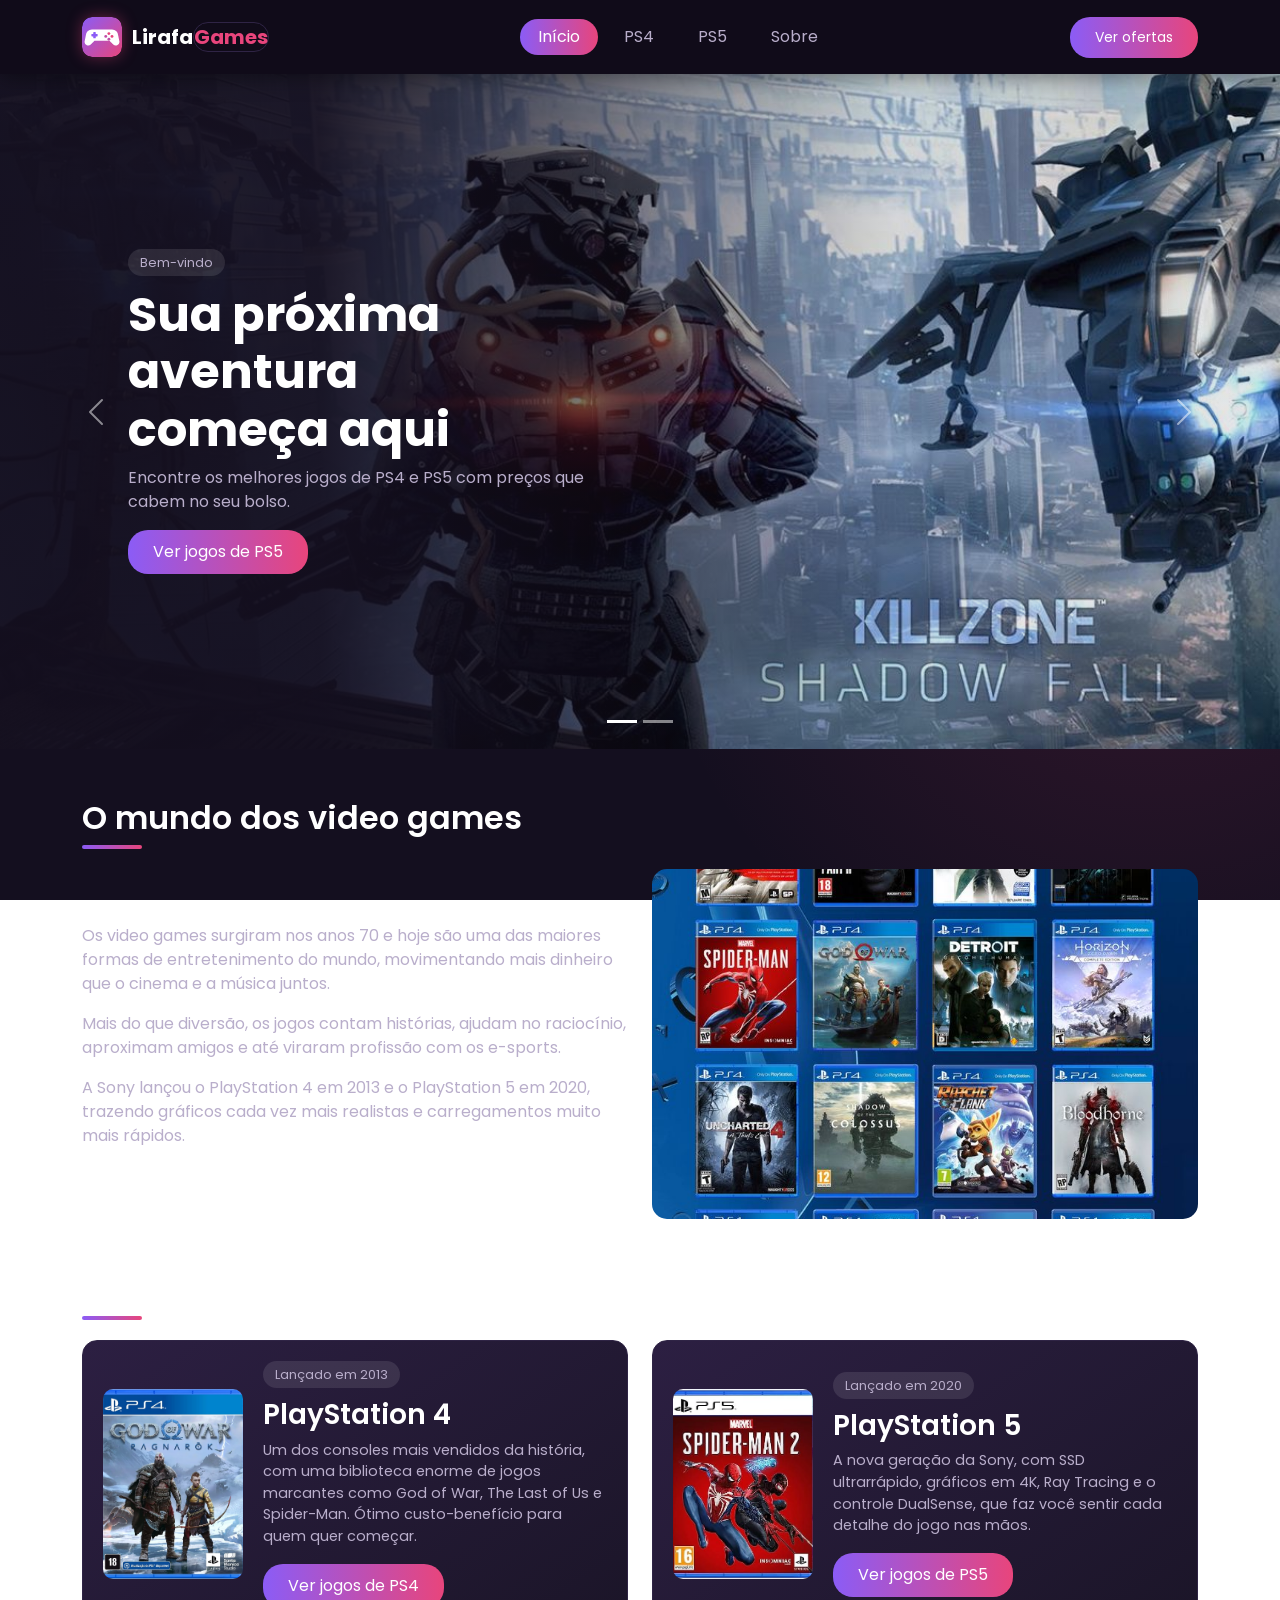
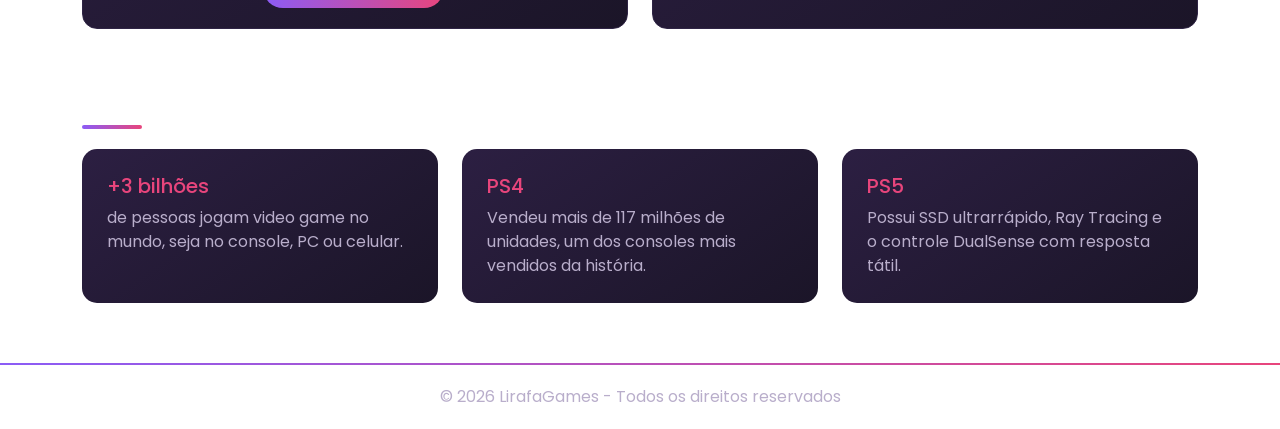
<file: index.html>
<!DOCTYPE html>
<html lang="pt-BR">
<head>
  <meta charset="UTF-8">
  <meta name="viewport" content="width=device-width, initial-scale=1.0">
  <title>LirafaGames - Início</title>
  <link href="https://cdn.jsdelivr.net/npm/bootstrap@5.3.3/dist/css/bootstrap.min.css" rel="stylesheet">
  <link href="https://fonts.googleapis.com/css2?family=Poppins:wght@400;600;700&display=swap" rel="stylesheet">
  <link rel="icon" href="img/logo.svg">
  <link rel="stylesheet" href="style.css">
</head>
<body>

  <!-- Navbar -->
  <nav class="navbar navbar-expand-lg navbar-dark sticky-top">
    <div class="container">
      <a class="navbar-brand" href="index.html"><img src="img/logo.svg" alt="Logo LirafaGames" class="logo"><span>Lirafa<span class="destaque">Games</span></span></a>
      <button class="navbar-toggler" type="button" data-bs-toggle="collapse" data-bs-target="#menu">
        <span class="navbar-toggler-icon"></span>
      </button>
      <div class="collapse navbar-collapse" id="menu">
        <ul class="navbar-nav mx-auto">
          <li class="nav-item"><a class="nav-link active" href="index.html">Início</a></li>
          <li class="nav-item"><a class="nav-link" href="ps4.html">PS4</a></li>
          <li class="nav-item"><a class="nav-link" href="ps5.html">PS5</a></li>
          <li class="nav-item"><a class="nav-link" href="sobre.html">Sobre</a></li>
        </ul>
        <a href="ps5.html" class="btn btn-rosa btn-sm">Ver ofertas</a>
      </div>
    </div>
  </nav>

  <!-- Carrossel (para adicionar mais imagens, copie um "carousel-item" e um botão do "carousel-indicators") -->
  <div id="carrossel" class="carousel slide" data-bs-ride="carousel">
    <div class="carousel-indicators">
      <button type="button" data-bs-target="#carrossel" data-bs-slide-to="0" class="active"></button>
      <button type="button" data-bs-target="#carrossel" data-bs-slide-to="1"></button>
    </div>

    <div class="carousel-inner">
      <div class="carousel-item active">
        <img src="img/capa.jpg" class="d-block w-100" alt="Killzone Shadow Fall">
        <div class="carousel-caption">
          <span class="tag">Bem-vindo</span>
          <h1>Sua próxima aventura<br>começa aqui</h1>
          <p>Encontre os melhores jogos de PS4 e PS5 com preços que cabem no seu bolso.</p>
          <a href="ps5.html" class="btn btn-rosa">Ver jogos de PS5</a>
        </div>
      </div>

      <div class="carousel-item">
        <img src="img/capa1.jpg" class="d-block w-100" alt="Call of Duty">
        <div class="carousel-caption">
          <span class="tag">Ação</span>
          <h1>Entre no<br>combate</h1>
          <p>Os clássicos de tiro e aventura que marcaram o PlayStation 4.</p>
          <a href="ps4.html" class="btn btn-rosa">Ver jogos de PS4</a>
        </div>
      </div>
    </div>

    <button class="carousel-control-prev" type="button" data-bs-target="#carrossel" data-bs-slide="prev">
      <span class="carousel-control-prev-icon"></span>
    </button>
    <button class="carousel-control-next" type="button" data-bs-target="#carrossel" data-bs-slide="next">
      <span class="carousel-control-next-icon"></span>
    </button>
  </div>

  <main class="container">

    <!-- Sobre video games -->
    <h2 class="titulo-secao">O mundo dos video games</h2>
    <div class="row align-items-center g-4">
      <div class="col-md-6 texto-home">
        <p>Os video games surgiram nos anos 70 e hoje são uma das maiores formas de entretenimento do mundo, movimentando mais dinheiro que o cinema e a música juntos.</p>
        <p>Mais do que diversão, os jogos contam histórias, ajudam no raciocínio, aproximam amigos e até viraram profissão com os e-sports.</p>
        <p>A Sony lançou o PlayStation 4 em 2013 e o PlayStation 5 em 2020, trazendo gráficos cada vez mais realistas e carregamentos muito mais rápidos.</p>
      </div>
      <div class="col-md-6">
        <img src="img/jogos.jpg" alt="Capas de jogos de PS4" class="img-home">
      </div>
    </div>

    <!-- PS4 e PS5 -->
    <h2 class="titulo-secao">Escolha seu console</h2>
    <div class="row g-4">
      <div class="col-md-6">
        <div class="console-box">
          <img src="img/godofwar.jpg" alt="God of War Ragnarök para PS4">
          <div>
            <span class="tag">Lançado em 2013</span>
            <h3>PlayStation 4</h3>
            <p>Um dos consoles mais vendidos da história, com uma biblioteca enorme de jogos marcantes como God of War, The Last of Us e Spider-Man. Ótimo custo-benefício para quem quer começar.</p>
            <a href="ps4.html" class="btn btn-rosa">Ver jogos de PS4</a>
          </div>
        </div>
      </div>
      <div class="col-md-6">
        <div class="console-box">
          <img src="img/spider.jpg" alt="Marvel's Spider-Man 2 para PS5">
          <div>
            <span class="tag">Lançado em 2020</span>
            <h3>PlayStation 5</h3>
            <p>A nova geração da Sony, com SSD ultrarrápido, gráficos em 4K, Ray Tracing e o controle DualSense, que faz você sentir cada detalhe do jogo nas mãos.</p>
            <a href="ps5.html" class="btn btn-rosa">Ver jogos de PS5</a>
          </div>
        </div>
      </div>
    </div>

    <h2 class="titulo-secao">Curiosidades</h2>
    <div class="row g-4">
      <div class="col-md-4">
        <div class="info-box">
          <h5>+3 bilhões</h5>
          <p>de pessoas jogam video game no mundo, seja no console, PC ou celular.</p>
        </div>
      </div>
      <div class="col-md-4">
        <div class="info-box">
          <h5>PS4</h5>
          <p>Vendeu mais de 117 milhões de unidades, um dos consoles mais vendidos da história.</p>
        </div>
      </div>
      <div class="col-md-4">
        <div class="info-box">
          <h5>PS5</h5>
          <p>Possui SSD ultrarrápido, Ray Tracing e o controle DualSense com resposta tátil.</p>
        </div>
      </div>
    </div>

  </main>

  <footer class="text-center">
    <p class="mb-0">© 2026 LirafaGames - Todos os direitos reservados</p>
  </footer>

  <script src="https://cdn.jsdelivr.net/npm/bootstrap@5.3.3/dist/js/bootstrap.bundle.min.js"></script>
</body>
</html>
</file>
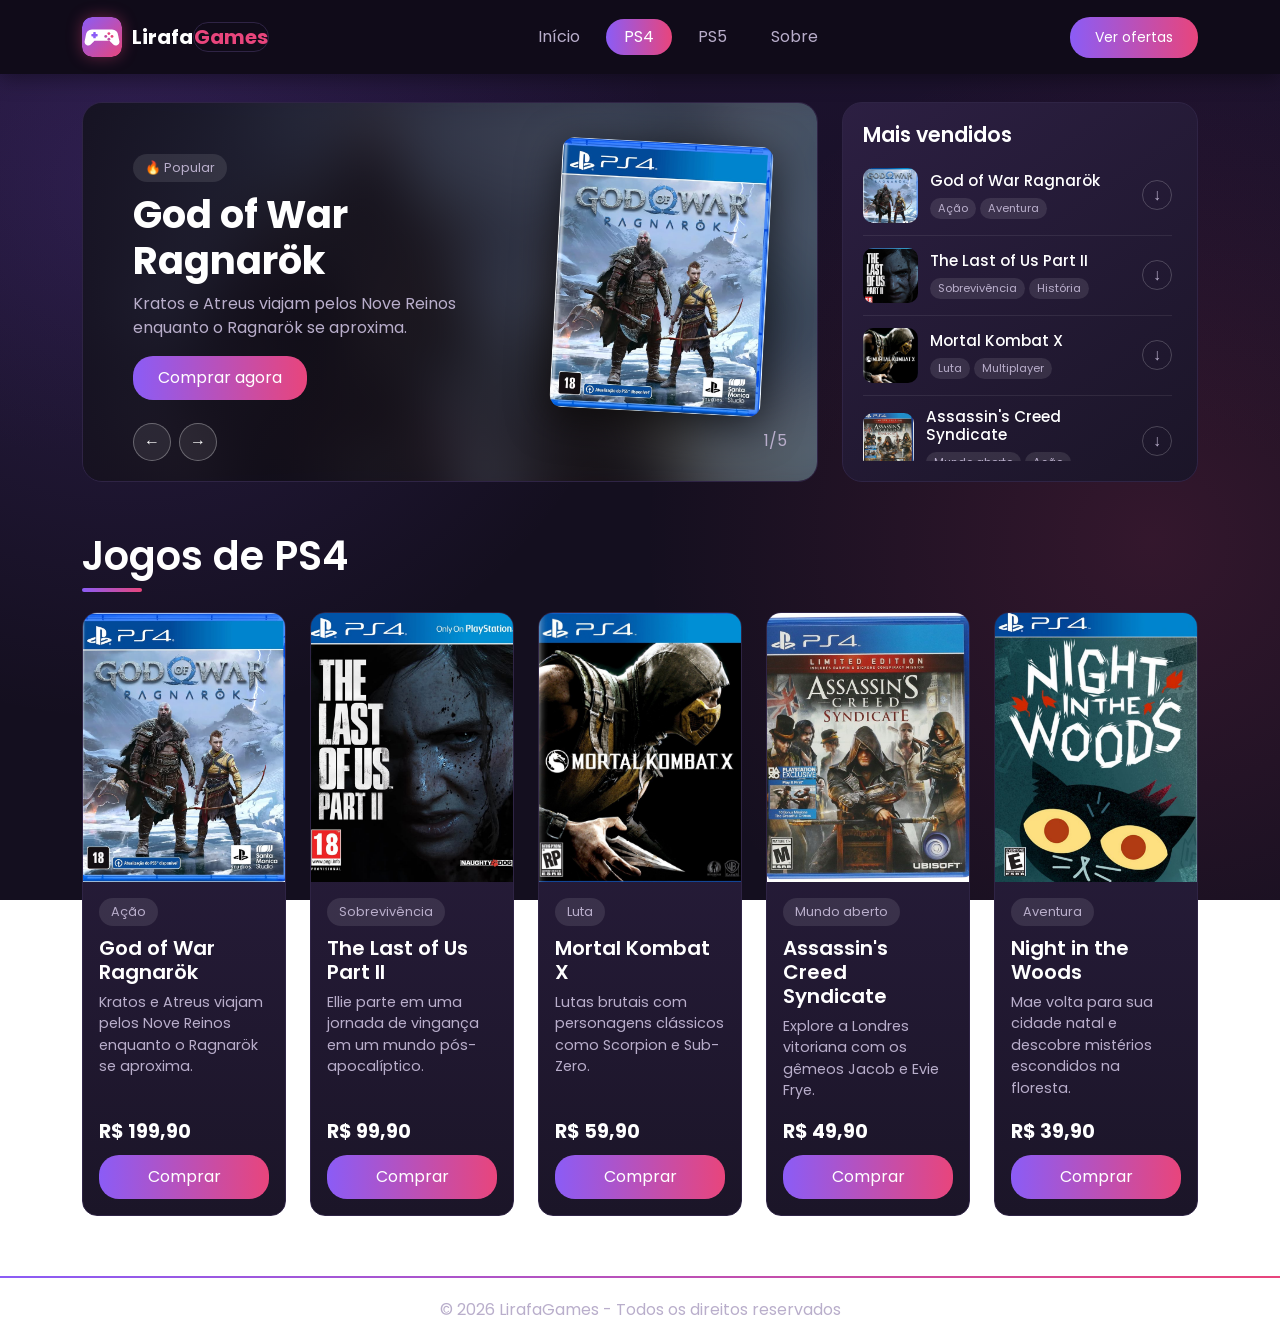
<file: ps4.html>
<!DOCTYPE html>
<html lang="pt-BR">
<head>
  <meta charset="UTF-8">
  <meta name="viewport" content="width=device-width, initial-scale=1.0">
  <title>LirafaGames - Jogos PS4</title>
  <link href="https://cdn.jsdelivr.net/npm/bootstrap@5.3.3/dist/css/bootstrap.min.css" rel="stylesheet">
  <link href="https://fonts.googleapis.com/css2?family=Poppins:wght@400;600;700&display=swap" rel="stylesheet">
  <link rel="icon" href="img/logo.svg">
  <link rel="stylesheet" href="style.css">
</head>
<body>

  <!-- Navbar -->
  <nav class="navbar navbar-expand-lg navbar-dark sticky-top">
    <div class="container">
      <a class="navbar-brand" href="index.html"><img src="img/logo.svg" alt="Logo LirafaGames" class="logo"><span>Lirafa<span class="destaque">Games</span></span></a>
      <button class="navbar-toggler" type="button" data-bs-toggle="collapse" data-bs-target="#menu">
        <span class="navbar-toggler-icon"></span>
      </button>
      <div class="collapse navbar-collapse" id="menu">
        <ul class="navbar-nav mx-auto">
          <li class="nav-item"><a class="nav-link" href="index.html">Início</a></li>
          <li class="nav-item"><a class="nav-link active" href="ps4.html">PS4</a></li>
          <li class="nav-item"><a class="nav-link" href="ps5.html">PS5</a></li>
          <li class="nav-item"><a class="nav-link" href="sobre.html">Sobre</a></li>
        </ul>
        <a href="ps5.html" class="btn btn-rosa btn-sm">Ver ofertas</a>
      </div>
    </div>
  </nav>

  <main class="container">
    <!-- Destaques -->
    <section class="row g-4 mt-1">
      <div class="col-lg-8">
        <div id="destaque" class="carousel slide destaque" data-bs-ride="carousel">
          <div class="carousel-inner">
          <div class="carousel-item active">
            <img src="img/godofwar.jpg" class="fundo" alt="">
            <div class="destaque-conteudo">
              <div class="destaque-texto">
                <span class="tag">🔥 Popular</span>
                <h2>God of War Ragnarök</h2>
                <p>Kratos e Atreus viajam pelos Nove Reinos enquanto o Ragnarök se aproxima.</p>
                <a href="#jogo-godofwar" class="btn btn-rosa">Comprar agora</a>
              </div>
              <img src="img/godofwar.jpg" class="capa" alt="God of War Ragnarök">
            </div>
          </div>

          <div class="carousel-item">
            <img src="img/thelast.jpg" class="fundo" alt="">
            <div class="destaque-conteudo">
              <div class="destaque-texto">
                <span class="tag">🔥 Popular</span>
                <h2>The Last of Us Part II</h2>
                <p>Ellie parte em uma jornada de vingança em um mundo pós-apocalíptico.</p>
                <a href="#jogo-thelast" class="btn btn-rosa">Comprar agora</a>
              </div>
              <img src="img/thelast.jpg" class="capa" alt="The Last of Us Part II">
            </div>
          </div>

          <div class="carousel-item">
            <img src="img/mortal.jpg" class="fundo" alt="">
            <div class="destaque-conteudo">
              <div class="destaque-texto">
                <span class="tag">🔥 Popular</span>
                <h2>Mortal Kombat X</h2>
                <p>Lutas brutais com personagens clássicos como Scorpion e Sub-Zero.</p>
                <a href="#jogo-mortal" class="btn btn-rosa">Comprar agora</a>
              </div>
              <img src="img/mortal.jpg" class="capa" alt="Mortal Kombat X">
            </div>
          </div>

          <div class="carousel-item">
            <img src="img/syndicate.jpg" class="fundo" alt="">
            <div class="destaque-conteudo">
              <div class="destaque-texto">
                <span class="tag">🔥 Popular</span>
                <h2>Assassin's Creed Syndicate</h2>
                <p>Explore a Londres vitoriana com os gêmeos Jacob e Evie Frye.</p>
                <a href="#jogo-syndicate" class="btn btn-rosa">Comprar agora</a>
              </div>
              <img src="img/syndicate.jpg" class="capa" alt="Assassin's Creed Syndicate">
            </div>
          </div>

          <div class="carousel-item">
            <img src="img/night.jpg" class="fundo" alt="">
            <div class="destaque-conteudo">
              <div class="destaque-texto">
                <span class="tag">🔥 Popular</span>
                <h2>Night in the Woods</h2>
                <p>Mae volta para sua cidade natal e descobre mistérios escondidos na floresta.</p>
                <a href="#jogo-night" class="btn btn-rosa">Comprar agora</a>
              </div>
              <img src="img/night.jpg" class="capa" alt="Night in the Woods">
            </div>
          </div>
          </div>

          <div class="destaque-setas">
            <button class="seta" type="button" data-bs-target="#destaque" data-bs-slide="prev">←</button>
            <button class="seta" type="button" data-bs-target="#destaque" data-bs-slide="next">→</button>
          </div>
          <span class="contador">1/5</span>
        </div>
      </div>

      <div class="col-lg-4">
        <div class="lista-jogos">
          <h3>Mais vendidos</h3>
          <div class="lista-itens">
            <a href="#jogo-godofwar" class="item-lista">
              <img src="img/godofwar.jpg" alt="God of War Ragnarök">
              <div>
                <h6>God of War Ragnarök</h6>
                <span class="tag">Ação</span>
                <span class="tag">Aventura</span>
              </div>
              <span class="seta-item">↓</span>
            </a>

            <a href="#jogo-thelast" class="item-lista">
              <img src="img/thelast.jpg" alt="The Last of Us Part II">
              <div>
                <h6>The Last of Us Part II</h6>
                <span class="tag">Sobrevivência</span>
                <span class="tag">História</span>
              </div>
              <span class="seta-item">↓</span>
            </a>

            <a href="#jogo-mortal" class="item-lista">
              <img src="img/mortal.jpg" alt="Mortal Kombat X">
              <div>
                <h6>Mortal Kombat X</h6>
                <span class="tag">Luta</span>
                <span class="tag">Multiplayer</span>
              </div>
              <span class="seta-item">↓</span>
            </a>

            <a href="#jogo-syndicate" class="item-lista">
              <img src="img/syndicate.jpg" alt="Assassin's Creed Syndicate">
              <div>
                <h6>Assassin's Creed Syndicate</h6>
                <span class="tag">Mundo aberto</span>
                <span class="tag">Ação</span>
              </div>
              <span class="seta-item">↓</span>
            </a>

            <a href="#jogo-night" class="item-lista">
              <img src="img/night.jpg" alt="Night in the Woods">
              <div>
                <h6>Night in the Woods</h6>
                <span class="tag">Aventura</span>
                <span class="tag">Indie</span>
              </div>
              <span class="seta-item">↓</span>
            </a>
          </div>
        </div>
      </div>
    </section>

    <h1 class="titulo-secao">Jogos de PS4</h1>

    <div class="row row-cols-2 row-cols-md-3 row-cols-lg-5 g-4">

      <div class="col" id="jogo-godofwar">
        <div class="card card-jogo">
          <img src="img/godofwar.jpg" class="card-img-top" alt="God of War Ragnarök">
          <div class="card-body d-flex flex-column">
            <span class="tag align-self-start">Ação</span>
            <h5 class="card-title">God of War Ragnarök</h5>
            <p class="card-text">Kratos e Atreus viajam pelos Nove Reinos enquanto o Ragnarök se aproxima.</p>
            <div class="mt-auto">
              <span class="preco">R$ 199,90</span>
              <a href="#" class="btn btn-rosa w-100 mt-2">Comprar</a>
            </div>
          </div>
        </div>
      </div>

      <div class="col" id="jogo-thelast">
        <div class="card card-jogo">
          <img src="img/thelast.jpg" class="card-img-top" alt="The Last of Us Part II">
          <div class="card-body d-flex flex-column">
            <span class="tag align-self-start">Sobrevivência</span>
            <h5 class="card-title">The Last of Us Part II</h5>
            <p class="card-text">Ellie parte em uma jornada de vingança em um mundo pós-apocalíptico.</p>
            <div class="mt-auto">
              <span class="preco">R$ 99,90</span>
              <a href="#" class="btn btn-rosa w-100 mt-2">Comprar</a>
            </div>
          </div>
        </div>
      </div>

      <div class="col" id="jogo-mortal">
        <div class="card card-jogo">
          <img src="img/mortal.jpg" class="card-img-top" alt="Mortal Kombat X">
          <div class="card-body d-flex flex-column">
            <span class="tag align-self-start">Luta</span>
            <h5 class="card-title">Mortal Kombat X</h5>
            <p class="card-text">Lutas brutais com personagens clássicos como Scorpion e Sub-Zero.</p>
            <div class="mt-auto">
              <span class="preco">R$ 59,90</span>
              <a href="#" class="btn btn-rosa w-100 mt-2">Comprar</a>
            </div>
          </div>
        </div>
      </div>

      <div class="col" id="jogo-syndicate">
        <div class="card card-jogo">
          <img src="img/syndicate.jpg" class="card-img-top" alt="Assassin's Creed Syndicate">
          <div class="card-body d-flex flex-column">
            <span class="tag align-self-start">Mundo aberto</span>
            <h5 class="card-title">Assassin's Creed Syndicate</h5>
            <p class="card-text">Explore a Londres vitoriana com os gêmeos Jacob e Evie Frye.</p>
            <div class="mt-auto">
              <span class="preco">R$ 49,90</span>
              <a href="#" class="btn btn-rosa w-100 mt-2">Comprar</a>
            </div>
          </div>
        </div>
      </div>

      <div class="col" id="jogo-night">
        <div class="card card-jogo">
          <img src="img/night.jpg" class="card-img-top" alt="Night in the Woods">
          <div class="card-body d-flex flex-column">
            <span class="tag align-self-start">Aventura</span>
            <h5 class="card-title">Night in the Woods</h5>
            <p class="card-text">Mae volta para sua cidade natal e descobre mistérios escondidos na floresta.</p>
            <div class="mt-auto">
              <span class="preco">R$ 39,90</span>
              <a href="#" class="btn btn-rosa w-100 mt-2">Comprar</a>
            </div>
          </div>
        </div>
      </div>

    </div>
  </main>

  <footer class="text-center">
    <p class="mb-0">© 2026 LirafaGames - Todos os direitos reservados</p>
  </footer>

  <script src="https://cdn.jsdelivr.net/npm/bootstrap@5.3.3/dist/js/bootstrap.bundle.min.js"></script>
  <script>
    // Atualiza o número do slide (ex: 2/5)
    document.getElementById('destaque').addEventListener('slid.bs.carousel', function (e) {
      document.querySelector('.contador').textContent = (e.to + 1) + '/5';
    });
  </script>
</body>
</html>
</file>
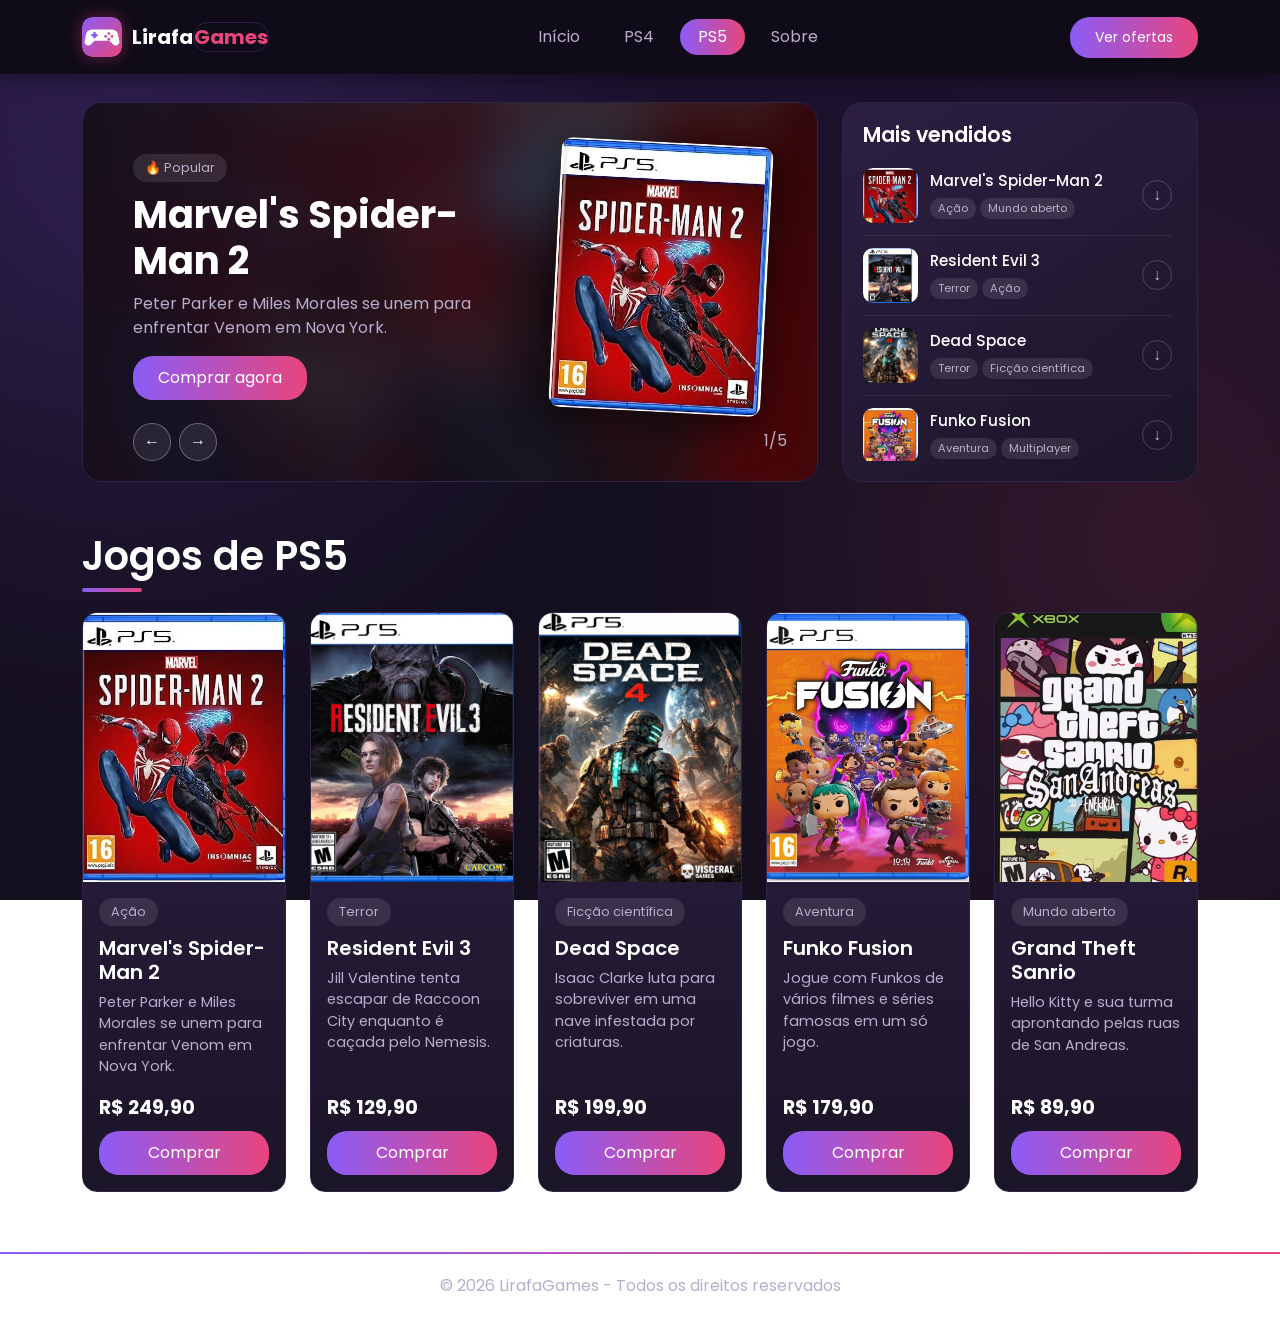
<file: ps5.html>
<!DOCTYPE html>
<html lang="pt-BR">
<head>
  <meta charset="UTF-8">
  <meta name="viewport" content="width=device-width, initial-scale=1.0">
  <title>LirafaGames - Jogos PS5</title>
  <link href="https://cdn.jsdelivr.net/npm/bootstrap@5.3.3/dist/css/bootstrap.min.css" rel="stylesheet">
  <link href="https://fonts.googleapis.com/css2?family=Poppins:wght@400;600;700&display=swap" rel="stylesheet">
  <link rel="icon" href="img/logo.svg">
  <link rel="stylesheet" href="style.css">
</head>
<body>

  <!-- Navbar -->
  <nav class="navbar navbar-expand-lg navbar-dark sticky-top">
    <div class="container">
      <a class="navbar-brand" href="index.html"><img src="img/logo.svg" alt="Logo LirafaGames" class="logo"><span>Lirafa<span class="destaque">Games</span></span></a>
      <button class="navbar-toggler" type="button" data-bs-toggle="collapse" data-bs-target="#menu">
        <span class="navbar-toggler-icon"></span>
      </button>
      <div class="collapse navbar-collapse" id="menu">
        <ul class="navbar-nav mx-auto">
          <li class="nav-item"><a class="nav-link" href="index.html">Início</a></li>
          <li class="nav-item"><a class="nav-link" href="ps4.html">PS4</a></li>
          <li class="nav-item"><a class="nav-link active" href="ps5.html">PS5</a></li>
          <li class="nav-item"><a class="nav-link" href="sobre.html">Sobre</a></li>
        </ul>
        <a href="ps5.html" class="btn btn-rosa btn-sm">Ver ofertas</a>
      </div>
    </div>
  </nav>

  <main class="container">
    <!-- Destaques -->
    <section class="row g-4 mt-1">
      <div class="col-lg-8">
        <div id="destaque" class="carousel slide destaque" data-bs-ride="carousel">
          <div class="carousel-inner">
          <div class="carousel-item active">
            <img src="img/spider.jpg" class="fundo" alt="">
            <div class="destaque-conteudo">
              <div class="destaque-texto">
                <span class="tag">🔥 Popular</span>
                <h2>Marvel's Spider-Man 2</h2>
                <p>Peter Parker e Miles Morales se unem para enfrentar Venom em Nova York.</p>
                <a href="#jogo-spider" class="btn btn-rosa">Comprar agora</a>
              </div>
              <img src="img/spider.jpg" class="capa" alt="Marvel's Spider-Man 2">
            </div>
          </div>

          <div class="carousel-item">
            <img src="img/aa0dea75c1216bbec809a395ace2b47a.jpg" class="fundo" alt="">
            <div class="destaque-conteudo">
              <div class="destaque-texto">
                <span class="tag">🔥 Popular</span>
                <h2>Resident Evil 3</h2>
                <p>Jill Valentine tenta escapar de Raccoon City enquanto é caçada pelo Nemesis.</p>
                <a href="#jogo-resident" class="btn btn-rosa">Comprar agora</a>
              </div>
              <img src="img/aa0dea75c1216bbec809a395ace2b47a.jpg" class="capa" alt="Resident Evil 3">
            </div>
          </div>

          <div class="carousel-item">
            <img src="img/deadspae.jpg" class="fundo" alt="">
            <div class="destaque-conteudo">
              <div class="destaque-texto">
                <span class="tag">🔥 Popular</span>
                <h2>Dead Space</h2>
                <p>Isaac Clarke luta para sobreviver em uma nave infestada por criaturas.</p>
                <a href="#jogo-deadspae" class="btn btn-rosa">Comprar agora</a>
              </div>
              <img src="img/deadspae.jpg" class="capa" alt="Dead Space">
            </div>
          </div>

          <div class="carousel-item">
            <img src="img/fusion.jpg" class="fundo" alt="">
            <div class="destaque-conteudo">
              <div class="destaque-texto">
                <span class="tag">🔥 Popular</span>
                <h2>Funko Fusion</h2>
                <p>Jogue com Funkos de vários filmes e séries famosas em um só jogo.</p>
                <a href="#jogo-fusion" class="btn btn-rosa">Comprar agora</a>
              </div>
              <img src="img/fusion.jpg" class="capa" alt="Funko Fusion">
            </div>
          </div>

          <div class="carousel-item">
            <img src="img/hellokit.jpg" class="fundo" alt="">
            <div class="destaque-conteudo">
              <div class="destaque-texto">
                <span class="tag">🔥 Popular</span>
                <h2>Grand Theft Sanrio</h2>
                <p>Hello Kitty e sua turma aprontando pelas ruas de San Andreas.</p>
                <a href="#jogo-hellokit" class="btn btn-rosa">Comprar agora</a>
              </div>
              <img src="img/hellokit.jpg" class="capa" alt="Grand Theft Sanrio">
            </div>
          </div>
          </div>

          <div class="destaque-setas">
            <button class="seta" type="button" data-bs-target="#destaque" data-bs-slide="prev">←</button>
            <button class="seta" type="button" data-bs-target="#destaque" data-bs-slide="next">→</button>
          </div>
          <span class="contador">1/5</span>
        </div>
      </div>

      <div class="col-lg-4">
        <div class="lista-jogos">
          <h3>Mais vendidos</h3>
          <div class="lista-itens">
            <a href="#jogo-spider" class="item-lista">
              <img src="img/spider.jpg" alt="Marvel's Spider-Man 2">
              <div>
                <h6>Marvel's Spider-Man 2</h6>
                <span class="tag">Ação</span>
                <span class="tag">Mundo aberto</span>
              </div>
              <span class="seta-item">↓</span>
            </a>

            <a href="#jogo-resident" class="item-lista">
              <img src="img/aa0dea75c1216bbec809a395ace2b47a.jpg" alt="Resident Evil 3">
              <div>
                <h6>Resident Evil 3</h6>
                <span class="tag">Terror</span>
                <span class="tag">Ação</span>
              </div>
              <span class="seta-item">↓</span>
            </a>

            <a href="#jogo-deadspae" class="item-lista">
              <img src="img/deadspae.jpg" alt="Dead Space">
              <div>
                <h6>Dead Space</h6>
                <span class="tag">Terror</span>
                <span class="tag">Ficção científica</span>
              </div>
              <span class="seta-item">↓</span>
            </a>

            <a href="#jogo-fusion" class="item-lista">
              <img src="img/fusion.jpg" alt="Funko Fusion">
              <div>
                <h6>Funko Fusion</h6>
                <span class="tag">Aventura</span>
                <span class="tag">Multiplayer</span>
              </div>
              <span class="seta-item">↓</span>
            </a>

            <a href="#jogo-hellokit" class="item-lista">
              <img src="img/hellokit.jpg" alt="Grand Theft Sanrio">
              <div>
                <h6>Grand Theft Sanrio</h6>
                <span class="tag">Mundo aberto</span>
                <span class="tag">Comédia</span>
              </div>
              <span class="seta-item">↓</span>
            </a>
          </div>
        </div>
      </div>
    </section>

    <h1 class="titulo-secao">Jogos de PS5</h1>

    <div class="row row-cols-2 row-cols-md-3 row-cols-lg-5 g-4">

      <div class="col" id="jogo-spider">
        <div class="card card-jogo">
          <img src="img/spider.jpg" class="card-img-top" alt="Marvel's Spider-Man 2">
          <div class="card-body d-flex flex-column">
            <span class="tag align-self-start">Ação</span>
            <h5 class="card-title">Marvel's Spider-Man 2</h5>
            <p class="card-text">Peter Parker e Miles Morales se unem para enfrentar Venom em Nova York.</p>
            <div class="mt-auto">
              <span class="preco">R$ 249,90</span>
              <a href="#" class="btn btn-rosa w-100 mt-2">Comprar</a>
            </div>
          </div>
        </div>
      </div>

      <div class="col" id="jogo-resident">
        <div class="card card-jogo">
          <img src="img/aa0dea75c1216bbec809a395ace2b47a.jpg" class="card-img-top" alt="Resident Evil 3">
          <div class="card-body d-flex flex-column">
            <span class="tag align-self-start">Terror</span>
            <h5 class="card-title">Resident Evil 3</h5>
            <p class="card-text">Jill Valentine tenta escapar de Raccoon City enquanto é caçada pelo Nemesis.</p>
            <div class="mt-auto">
              <span class="preco">R$ 129,90</span>
              <a href="#" class="btn btn-rosa w-100 mt-2">Comprar</a>
            </div>
          </div>
        </div>
      </div>

      <div class="col" id="jogo-deadspae">
        <div class="card card-jogo">
          <img src="img/deadspae.jpg" class="card-img-top" alt="Dead Space">
          <div class="card-body d-flex flex-column">
            <span class="tag align-self-start">Ficção científica</span>
            <h5 class="card-title">Dead Space</h5>
            <p class="card-text">Isaac Clarke luta para sobreviver em uma nave infestada por criaturas.</p>
            <div class="mt-auto">
              <span class="preco">R$ 199,90</span>
              <a href="#" class="btn btn-rosa w-100 mt-2">Comprar</a>
            </div>
          </div>
        </div>
      </div>

      <div class="col" id="jogo-fusion">
        <div class="card card-jogo">
          <img src="img/fusion.jpg" class="card-img-top" alt="Funko Fusion">
          <div class="card-body d-flex flex-column">
            <span class="tag align-self-start">Aventura</span>
            <h5 class="card-title">Funko Fusion</h5>
            <p class="card-text">Jogue com Funkos de vários filmes e séries famosas em um só jogo.</p>
            <div class="mt-auto">
              <span class="preco">R$ 179,90</span>
              <a href="#" class="btn btn-rosa w-100 mt-2">Comprar</a>
            </div>
          </div>
        </div>
      </div>

      <div class="col" id="jogo-hellokit">
        <div class="card card-jogo">
          <img src="img/hellokit.jpg" class="card-img-top" alt="Grand Theft Sanrio">
          <div class="card-body d-flex flex-column">
            <span class="tag align-self-start">Mundo aberto</span>
            <h5 class="card-title">Grand Theft Sanrio</h5>
            <p class="card-text">Hello Kitty e sua turma aprontando pelas ruas de San Andreas.</p>
            <div class="mt-auto">
              <span class="preco">R$ 89,90</span>
              <a href="#" class="btn btn-rosa w-100 mt-2">Comprar</a>
            </div>
          </div>
        </div>
      </div>

    </div>
  </main>

  <footer class="text-center">
    <p class="mb-0">© 2026 LirafaGames - Todos os direitos reservados</p>
  </footer>

  <script src="https://cdn.jsdelivr.net/npm/bootstrap@5.3.3/dist/js/bootstrap.bundle.min.js"></script>
  <script>
    // Atualiza o número do slide (ex: 2/5)
    document.getElementById('destaque').addEventListener('slid.bs.carousel', function (e) {
      document.querySelector('.contador').textContent = (e.to + 1) + '/5';
    });
  </script>
</body>
</html>
</file>
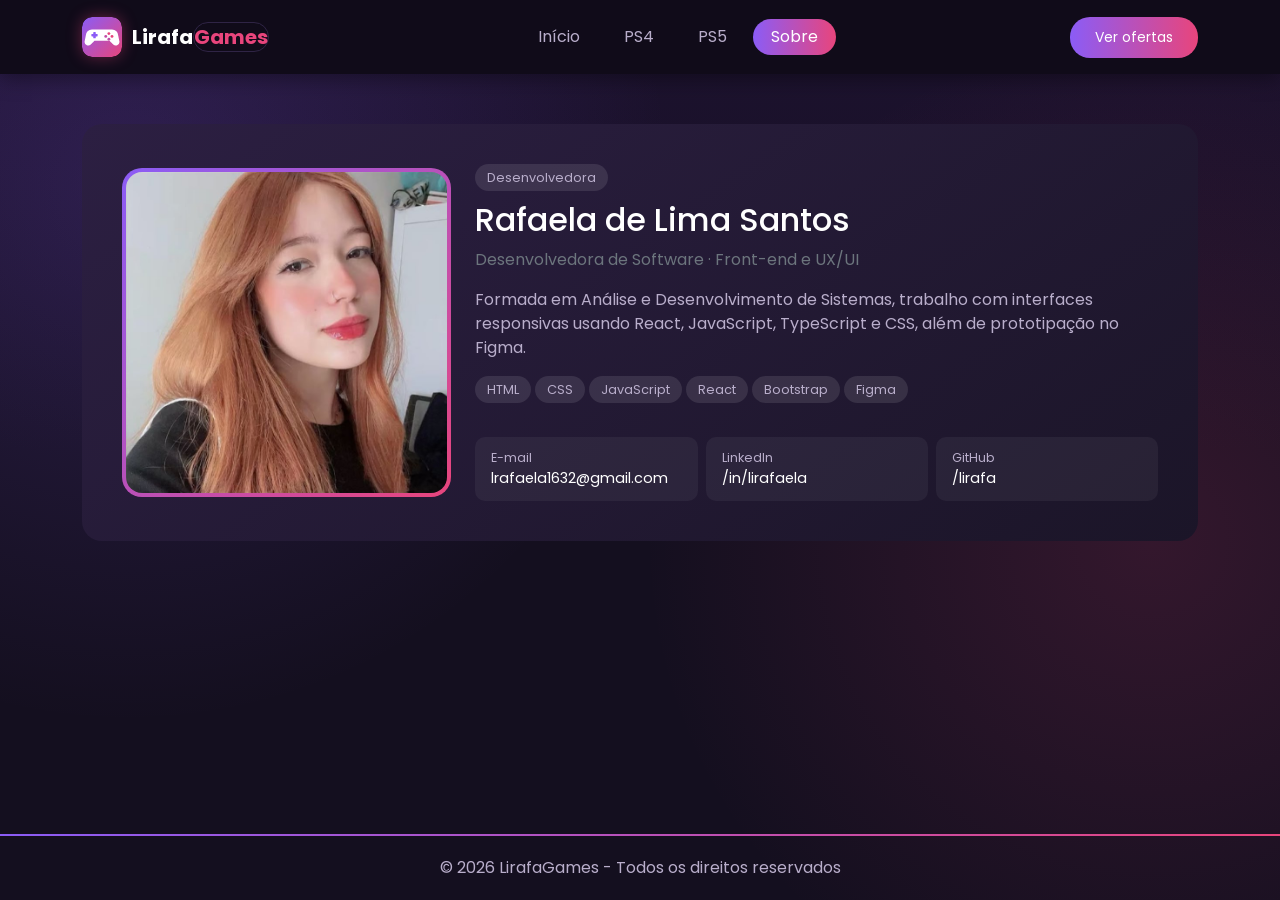
<file: sobre.html>
<!DOCTYPE html>
<html lang="pt-BR">
<head>
  <meta charset="UTF-8">
  <meta name="viewport" content="width=device-width, initial-scale=1.0">
  <title>LirafaGames - Sobre</title>
  <link href="https://cdn.jsdelivr.net/npm/bootstrap@5.3.3/dist/css/bootstrap.min.css" rel="stylesheet">
  <link href="https://fonts.googleapis.com/css2?family=Poppins:wght@400;600;700&display=swap" rel="stylesheet">
  <link rel="icon" href="img/logo.svg">
  <link rel="stylesheet" href="style.css">
</head>
<body>

  <!-- Navbar -->
  <nav class="navbar navbar-expand-lg navbar-dark sticky-top">
    <div class="container">
      <a class="navbar-brand" href="index.html"><img src="img/logo.svg" alt="Logo LirafaGames" class="logo"><span>Lirafa<span class="destaque">Games</span></span></a>
      <button class="navbar-toggler" type="button" data-bs-toggle="collapse" data-bs-target="#menu">
        <span class="navbar-toggler-icon"></span>
      </button>
      <div class="collapse navbar-collapse" id="menu">
        <ul class="navbar-nav mx-auto">
          <li class="nav-item"><a class="nav-link" href="index.html">Início</a></li>
          <li class="nav-item"><a class="nav-link" href="ps4.html">PS4</a></li>
          <li class="nav-item"><a class="nav-link" href="ps5.html">PS5</a></li>
          <li class="nav-item"><a class="nav-link active" href="sobre.html">Sobre</a></li>
        </ul>
        <a href="ps5.html" class="btn btn-rosa btn-sm">Ver ofertas</a>
      </div>
    </div>
  </nav>

  <main class="container">
    <div class="card-sobre">
      <div class="row align-items-center g-4">

        <!-- Foto -->
        <div class="col-md-4">
          <img src="img/rafaela.jpg" alt="Foto de Rafaela de Lima Santos" class="foto-perfil">
        </div>

        <!-- Informações -->
        <div class="col-md-8">
          <span class="tag">Desenvolvedora</span>
          <h2>Rafaela de Lima Santos</h2>
          <p class="text-secondary">Desenvolvedora de Software · Front-end e UX/UI</p>
          <p class="mb-3" style="color: var(--texto-claro);">Formada em Análise e Desenvolvimento de Sistemas, trabalho com interfaces responsivas usando React, JavaScript, TypeScript e CSS, além de prototipação no Figma.</p>

          <div class="mb-4">
            <span class="tag">HTML</span>
            <span class="tag">CSS</span>
            <span class="tag">JavaScript</span>
            <span class="tag">React</span>
            <span class="tag">Bootstrap</span>
            <span class="tag">Figma</span>
          </div>

          <div class="row g-2">
            <div class="col-lg-4">
              <a href="mailto:lrafaela1632@gmail.com" class="contato">
                <small>E-mail</small>
                lrafaela1632@gmail.com
              </a>
            </div>
            <div class="col-lg-4">
              <a href="https://www.linkedin.com/in/lirafaela/" target="_blank" class="contato">
                <small>LinkedIn</small>
                /in/lirafaela
              </a>
            </div>
            <div class="col-lg-4">
              <a href="https://github.com/lirafa" target="_blank" class="contato">
                <small>GitHub</small>
                /lirafa
              </a>
            </div>
          </div>
        </div>

      </div>
    </div>
  </main>

  <footer class="text-center">
    <p class="mb-0">© 2026 LirafaGames - Todos os direitos reservados</p>
  </footer>

  <script src="https://cdn.jsdelivr.net/npm/bootstrap@5.3.3/dist/js/bootstrap.bundle.min.js"></script>
</body>
</html>
</file>
<file: style.css>
/* Cores principais do site */
:root {
  --fundo: #140f1f;
  --card: #231a33;
  --roxo: #8b5cf6;
  --rosa: #e8457c;
  --texto-claro: #b9aecb;
}

body {
  background:
    radial-gradient(circle at 10% 20%, rgba(139, 92, 246, 0.18), transparent 40%),
    radial-gradient(circle at 90% 60%, rgba(232, 69, 124, 0.15), transparent 40%),
    linear-gradient(180deg, #1d1230 0%, var(--fundo) 50%);
  background-attachment: fixed;
  color: #fff;
  font-family: 'Poppins', sans-serif;
  min-height: 100vh;
  display: flex;
  flex-direction: column;
}

main {
  flex: 1;
}

/* Navbar */
.navbar {
  background-color: #100b19;
  padding: 12px 0;
  box-shadow: 0 4px 20px rgba(0, 0, 0, 0.4);
}

.navbar-brand {
  font-weight: 700;
  display: flex;
  align-items: center;
  gap: 10px;
}

.navbar-brand .destaque {
  color: var(--rosa);
}

.logo {
  width: 40px;
  height: 40px;
  box-shadow: 0 0 15px rgba(232, 69, 124, 0.4);
  border-radius: 10px;
}

.navbar .nav-link {
  color: var(--texto-claro);
  padding: 6px 18px !important;
  margin: 0 4px;
  border-radius: 20px;
}

.navbar .nav-link:hover {
  color: #fff;
  background-color: rgba(255, 255, 255, 0.08);
}

.navbar .nav-link.active {
  color: #fff;
  background: linear-gradient(90deg, var(--roxo), var(--rosa));
}

/* Carrossel da página inicial */
#carrossel .carousel-item img {
  height: 75vh;
  object-fit: cover;
}

/* Escurece a imagem do lado esquerdo para o texto aparecer */
#carrossel .carousel-item::after {
  content: '';
  position: absolute;
  inset: 0;
  background: linear-gradient(90deg, rgba(20, 15, 31, 0.95) 25%, rgba(20, 15, 31, 0.1) 70%);
}

.carousel-caption {
  z-index: 2;
  text-align: left;
  left: 10%;
  right: auto;
  top: 50%;
  bottom: auto;
  transform: translateY(-50%);
  max-width: 500px;
}

.carousel-caption h1 {
  font-size: 3rem;
  font-weight: 700;
}

.carousel-caption p {
  color: var(--texto-claro);
}

.carousel-indicators,
.carousel-control-prev,
.carousel-control-next {
  z-index: 3;
}

.tag {
  display: inline-block;
  background-color: rgba(255, 255, 255, 0.1);
  color: var(--texto-claro);
  font-size: 0.8rem;
  padding: 4px 12px;
  border-radius: 20px;
  margin-bottom: 10px;
}

.btn-rosa {
  background: linear-gradient(90deg, var(--roxo), var(--rosa));
  color: #fff;
  border: none;
  border-radius: 20px;
  padding: 10px 25px;
}

.btn-rosa:hover {
  background: linear-gradient(90deg, var(--rosa), var(--roxo));
  color: #fff;
}

/* Títulos das seções */
.titulo-secao {
  font-weight: 600;
  margin: 50px 0 20px;
}

/* Barrinha em degradê embaixo dos títulos */
.titulo-secao::after {
  content: '';
  display: block;
  width: 60px;
  height: 4px;
  margin-top: 8px;
  border-radius: 4px;
  background: linear-gradient(90deg, var(--roxo), var(--rosa));
}

/* Caixas de informação da home */
.info-box {
  background: linear-gradient(145deg, #2c1f42, #1b1528);
  border-radius: 15px;
  padding: 25px;
  height: 100%;
}

.info-box h5 {
  color: var(--rosa);
}

.info-box p {
  color: var(--texto-claro);
  margin: 0;
}

.texto-home p {
  color: var(--texto-claro);
}

.img-home {
  border-radius: 15px;
  width: 100%;
  height: 350px;
  object-fit: cover;
}

/* Caixas do PS4 e PS5 na home */
.console-box {
  background: linear-gradient(145deg, #2c1f42, #1b1528);
  border: 1px solid #2f2445;
  border-radius: 15px;
  padding: 20px;
  height: 100%;
  display: flex;
  gap: 20px;
  align-items: center;
}

.console-box img {
  width: 140px;
  height: 190px;
  object-fit: cover;
  border-radius: 10px;
}

.console-box h3 {
  font-weight: 600;
}

.console-box p {
  color: var(--texto-claro);
  font-size: 0.9rem;
}

@media (max-width: 576px) {
  .console-box {
    flex-direction: column;
    text-align: center;
  }
}

/* Cards dos jogos */
.card-jogo {
  background: linear-gradient(180deg, #2c1f42, #1b1528);
  border: 1px solid #2f2445;
  border-radius: 15px;
  overflow: hidden;
  height: 100%;
  transition: transform 0.2s;
}

.card-jogo:hover {
  transform: translateY(-5px);
  border-color: var(--roxo);
}

/* Mesmo formato das capas (3x4), assim a imagem aparece inteira */
.card-jogo img {
  aspect-ratio: 3 / 4;
  object-fit: cover;
}

.card-jogo .card-title {
  color: #fff;
  font-weight: 600;
}

.card-jogo .card-text {
  color: var(--texto-claro);
  font-size: 0.9rem;
}

.preco {
  color: #fff;
  font-size: 1.2rem;
  font-weight: 700;
}

/* Página sobre */
.card-sobre {
  background: linear-gradient(145deg, #2c1f42, #1b1528);
  border-radius: 20px;
  padding: 40px;
  margin-top: 50px;
}

/* Foto com borda em degradê */
.foto-perfil {
  width: 100%;
  aspect-ratio: 1 / 1;
  object-fit: cover;
  border-radius: 20px;
  padding: 4px;
  background: linear-gradient(135deg, var(--roxo), var(--rosa));
}

.contato {
  display: block;
  background-color: rgba(255, 255, 255, 0.05);
  color: #fff;
  text-decoration: none;
  padding: 12px 16px;
  border-radius: 10px;
  font-size: 0.9rem;
  word-break: break-all;
}

.contato:hover {
  background: linear-gradient(90deg, var(--roxo), var(--rosa));
  color: #fff;
}

.contato small {
  color: var(--texto-claro);
  display: block;
}

.contato:hover small {
  color: #fff;
}

@media (max-width: 768px) {
  .card-sobre {
    padding: 25px;
    text-align: center;
  }

  .foto-perfil {
    max-width: 220px;
    display: block;
    margin: 0 auto;
  }
}

/* Destaques (PS4 e PS5) */
html {
  scroll-behavior: smooth;
}

[id^="jogo-"] {
  scroll-margin-top: 100px;
}

.destaque {
  height: 380px;
  border-radius: 20px;
  overflow: hidden;
  border: 1px solid #2f2445;
}

.destaque .carousel-inner,
.destaque .carousel-item {
  height: 100%;
}

/* Capa borrada no fundo */
.destaque .fundo {
  position: absolute;
  inset: 0;
  width: 100%;
  height: 100%;
  object-fit: cover;
  filter: blur(25px) brightness(0.5);
  transform: scale(1.2);
}

.destaque-conteudo {
  position: relative;
  height: 100%;
  display: flex;
  align-items: center;
  justify-content: space-between;
  gap: 30px;
  padding: 40px 50px 70px;
  background: linear-gradient(90deg, rgba(20, 15, 31, 0.9), rgba(20, 15, 31, 0.1));
}

.destaque-texto {
  max-width: 420px;
}

.destaque h2 {
  font-size: 2.4rem;
  font-weight: 700;
}

.destaque p {
  color: var(--texto-claro);
}

.destaque .capa {
  height: 270px;
  border-radius: 12px;
  box-shadow: 0 10px 40px rgba(0, 0, 0, 0.6);
  transform: rotate(3deg);
}

.destaque-setas {
  position: absolute;
  left: 50px;
  bottom: 20px;
  z-index: 2;
  display: flex;
  gap: 8px;
}

.seta {
  width: 38px;
  height: 38px;
  border-radius: 50%;
  border: 1px solid rgba(255, 255, 255, 0.3);
  background-color: rgba(255, 255, 255, 0.08);
  color: #fff;
}

.seta:hover {
  background: linear-gradient(90deg, var(--roxo), var(--rosa));
  border-color: transparent;
}

.contador {
  position: absolute;
  right: 30px;
  bottom: 28px;
  z-index: 2;
  color: var(--texto-claro);
}

/* Lista de mais vendidos */
.lista-jogos {
  height: 380px;
  background: linear-gradient(145deg, #2c1f42, #1b1528);
  border: 1px solid #2f2445;
  border-radius: 20px;
  padding: 20px;
  display: flex;
  flex-direction: column;
}

.lista-jogos h3 {
  font-size: 1.3rem;
  font-weight: 600;
}

.lista-itens {
  overflow-y: auto;
  padding-right: 5px;
  scrollbar-width: thin;
  scrollbar-color: var(--roxo) transparent;
}

.item-lista {
  display: flex;
  align-items: center;
  gap: 12px;
  padding: 12px 0;
  border-bottom: 1px solid rgba(255, 255, 255, 0.08);
  color: #fff;
  text-decoration: none;
}

.item-lista:hover {
  color: #fff;
}

.item-lista img {
  width: 55px;
  height: 55px;
  object-fit: cover;
  border-radius: 10px;
}

.item-lista h6 {
  margin: 0 0 5px;
  font-size: 0.95rem;
}

.item-lista .tag {
  font-size: 0.7rem;
  padding: 2px 8px;
  margin: 0;
}

.seta-item {
  margin-left: auto;
  flex-shrink: 0;
  width: 30px;
  height: 30px;
  border-radius: 50%;
  border: 1px solid rgba(255, 255, 255, 0.2);
  display: flex;
  align-items: center;
  justify-content: center;
  color: var(--texto-claro);
}

.item-lista:hover .seta-item {
  background: linear-gradient(90deg, var(--roxo), var(--rosa));
  border-color: transparent;
  color: #fff;
}

@media (max-width: 768px) {
  .destaque {
    height: 340px;
  }

  .destaque .capa {
    display: none;
  }

  .destaque-conteudo {
    padding: 30px 25px 70px;
  }

  .destaque h2 {
    font-size: 1.8rem;
  }

  .destaque-setas {
    left: 25px;
  }
}

/* Rodapé */
footer {
  border-top: 2px solid;
  border-image: linear-gradient(90deg, var(--roxo), var(--rosa)) 1;
  color: var(--texto-claro);
  padding: 20px 0;
  margin-top: 60px;
}

@media (max-width: 991px) {
  .navbar .btn-rosa {
    margin: 10px 0;
  }
}

@media (max-width: 768px) {
  #carrossel .carousel-item img {
    height: 60vh;
  }

  .carousel-caption {
    left: 8%;
    right: 8%;
  }

  .carousel-caption h1 {
    font-size: 2rem;
  }
}
</file>
